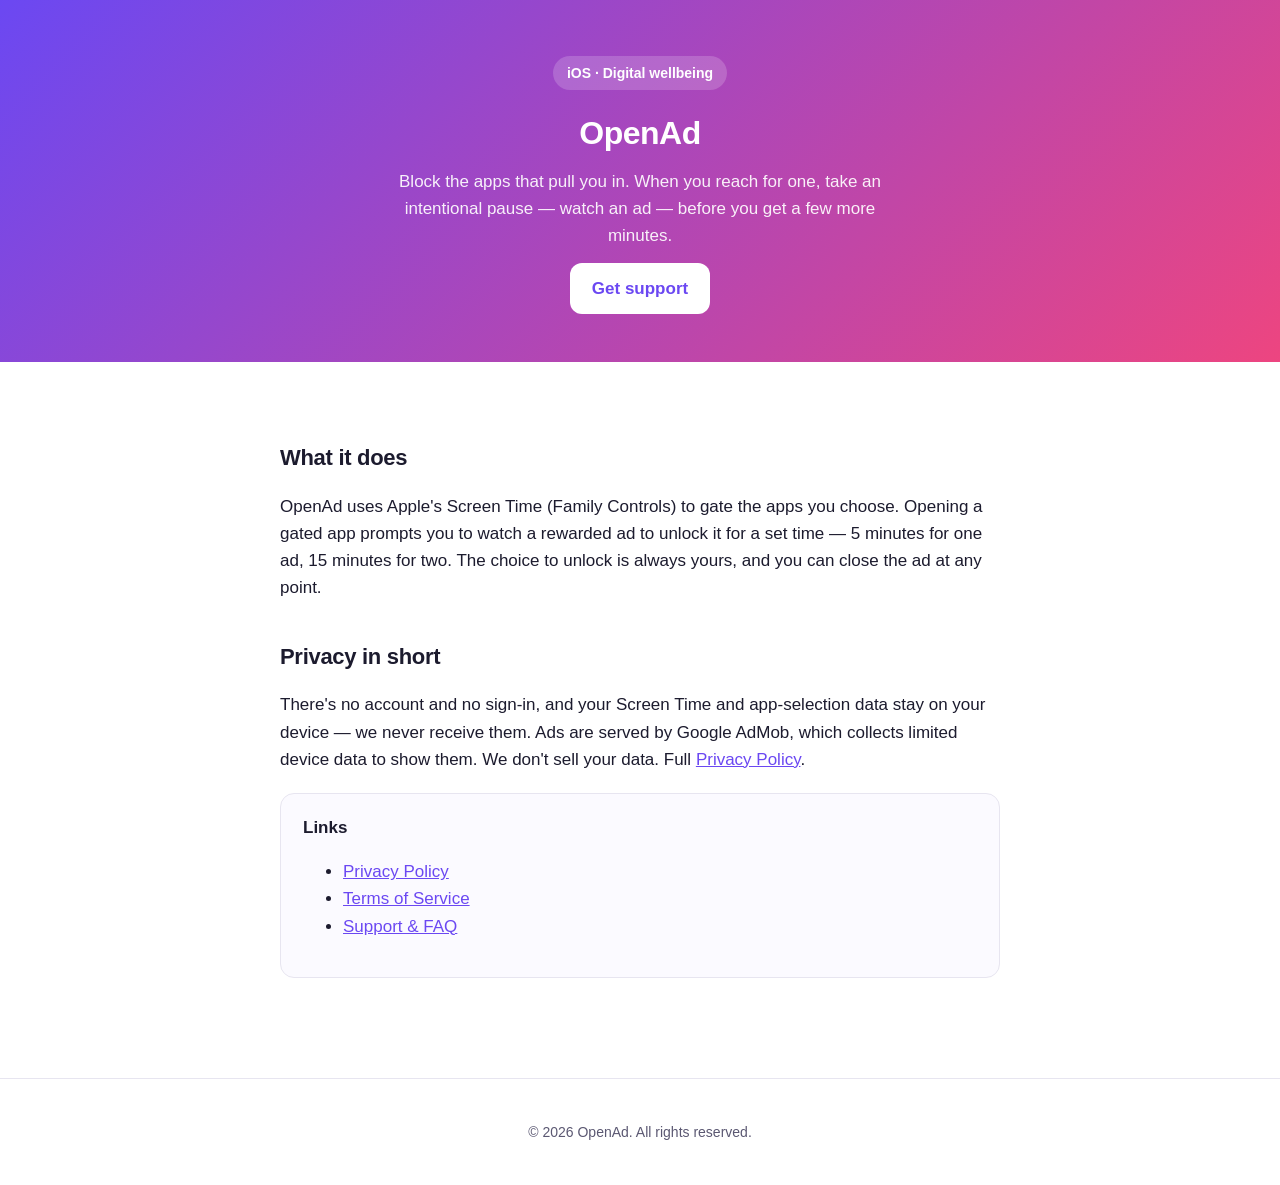
<file: index.html>
<!DOCTYPE html>
<html lang="en">
<head>
  <meta charset="utf-8">
  <meta name="viewport" content="width=device-width, initial-scale=1">
  <title>OpenAd</title>
  <meta name="description" content="OpenAd — take an intentional ad break before unlocking a blocked app.">
  <link rel="stylesheet" href="style.css">
</head>
<body>
  <header class="hero">
    <div class="badge">iOS · Digital wellbeing</div>
    <h1>OpenAd</h1>
    <p>Block the apps that pull you in. When you reach for one, take an intentional
       pause — watch an ad — before you get a few more minutes.</p>
    <a class="btn" href="support.html">Get support</a>
  </header>
  <main>
    <h2>What it does</h2>
    <p>OpenAd uses Apple's Screen Time (Family Controls) to gate the apps you choose.
       Opening a gated app prompts you to watch a rewarded ad to unlock it for a set
       time — 5 minutes for one ad, 15 minutes for two. The choice to unlock is
       always yours, and you can close the ad at any point.</p>

    <h2>Privacy in short</h2>
    <p>There's no account and no sign-in, and your Screen Time and app-selection data
       stay on your device — we never receive them. Ads are served by Google AdMob,
       which collects limited device data to show them. We don't sell your data. Full
       <a href="privacy.html">Privacy Policy</a>.</p>

    <div class="card">
      <strong>Links</strong>
      <ul>
        <li><a href="privacy.html">Privacy Policy</a></li>
        <li><a href="terms.html">Terms of Service</a></li>
        <li><a href="support.html">Support &amp; FAQ</a></li>
      </ul>
    </div>
  </main>
  <footer><p>© 2026 OpenAd. All rights reserved.</p></footer>
</body>
</html>
</file>
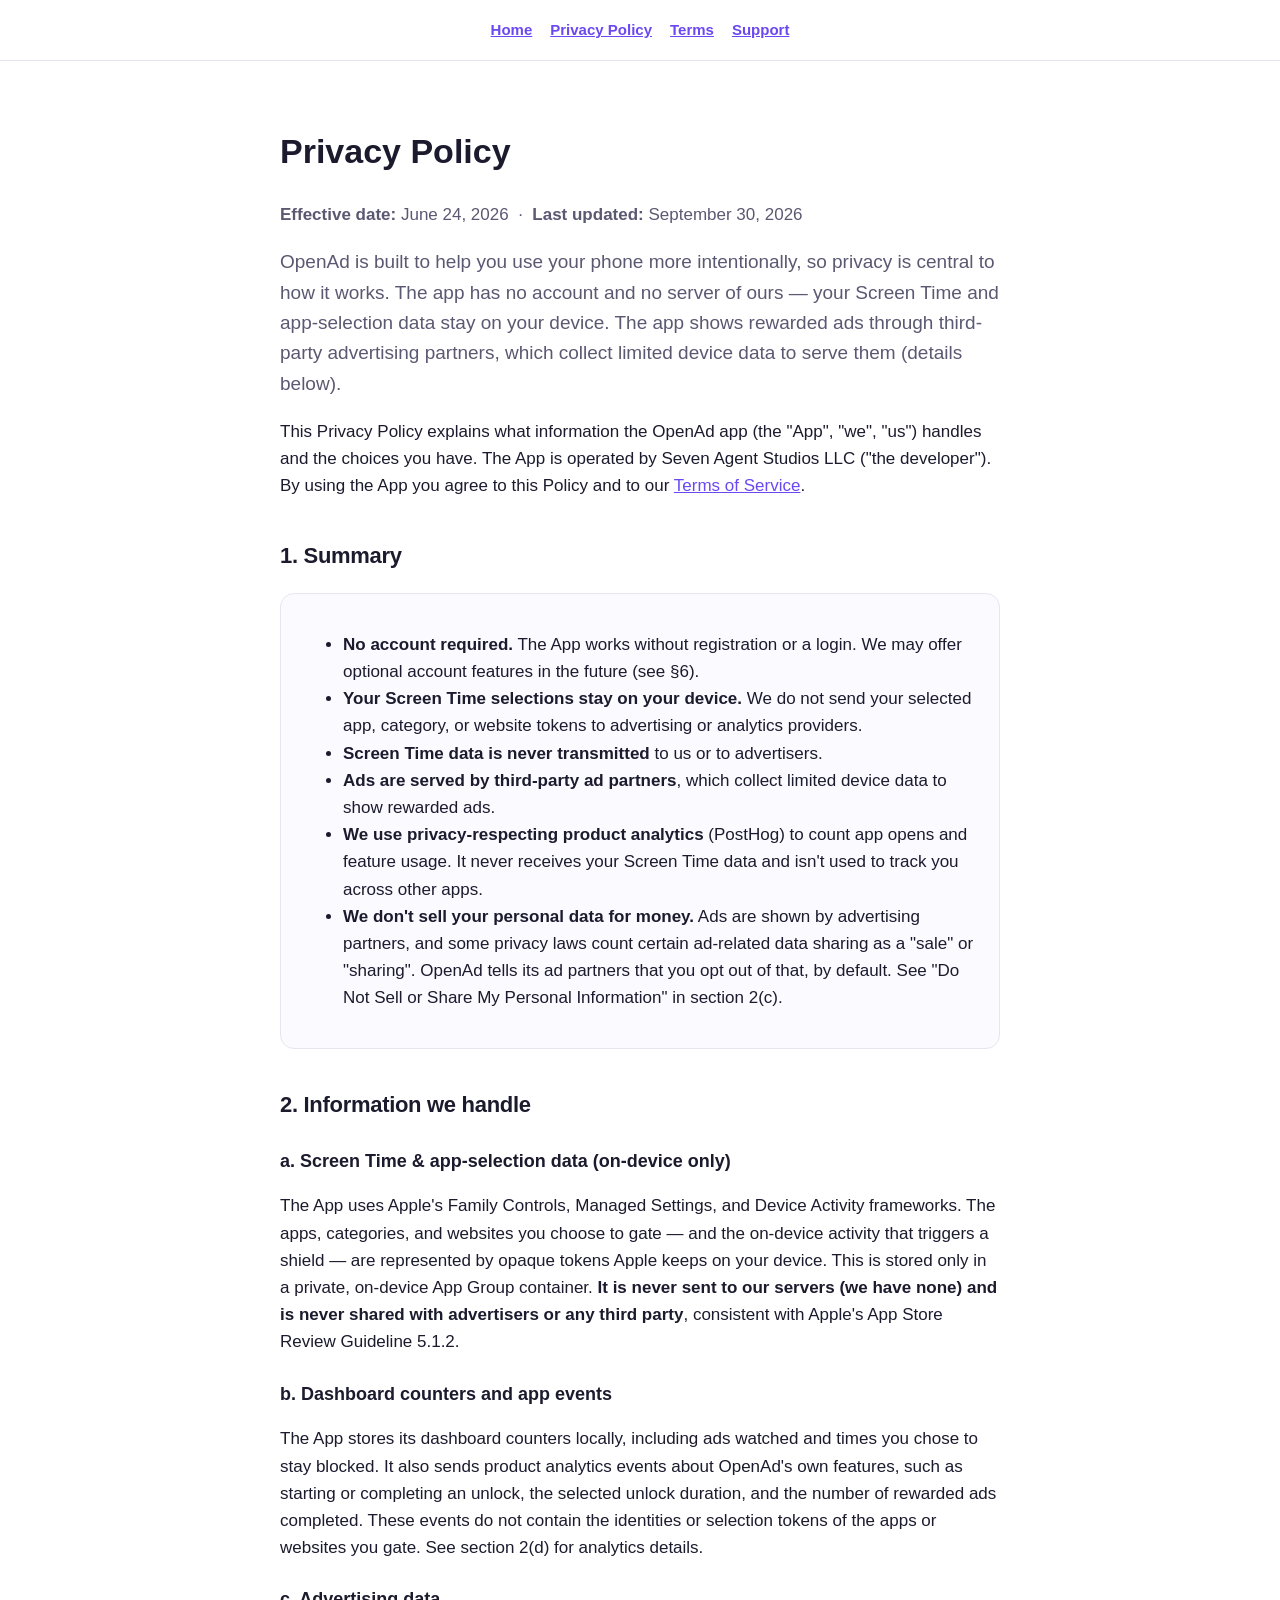
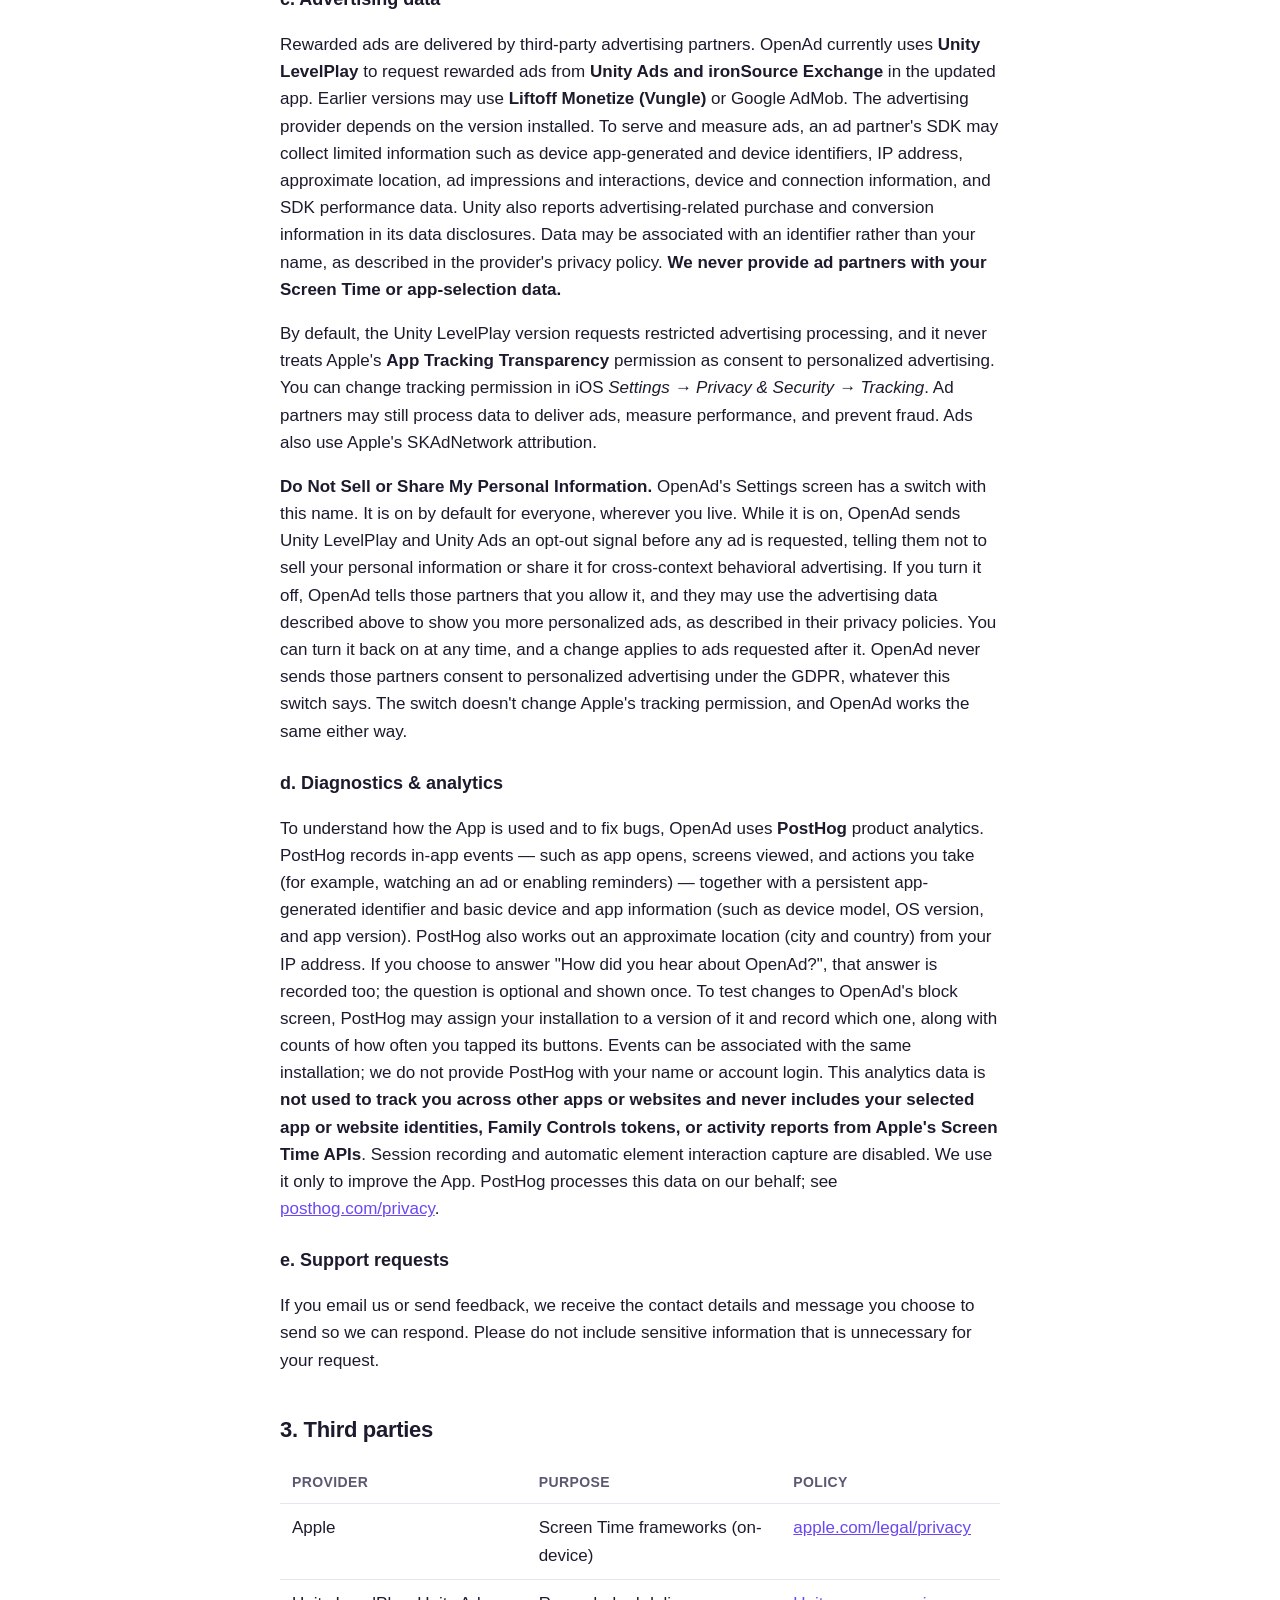
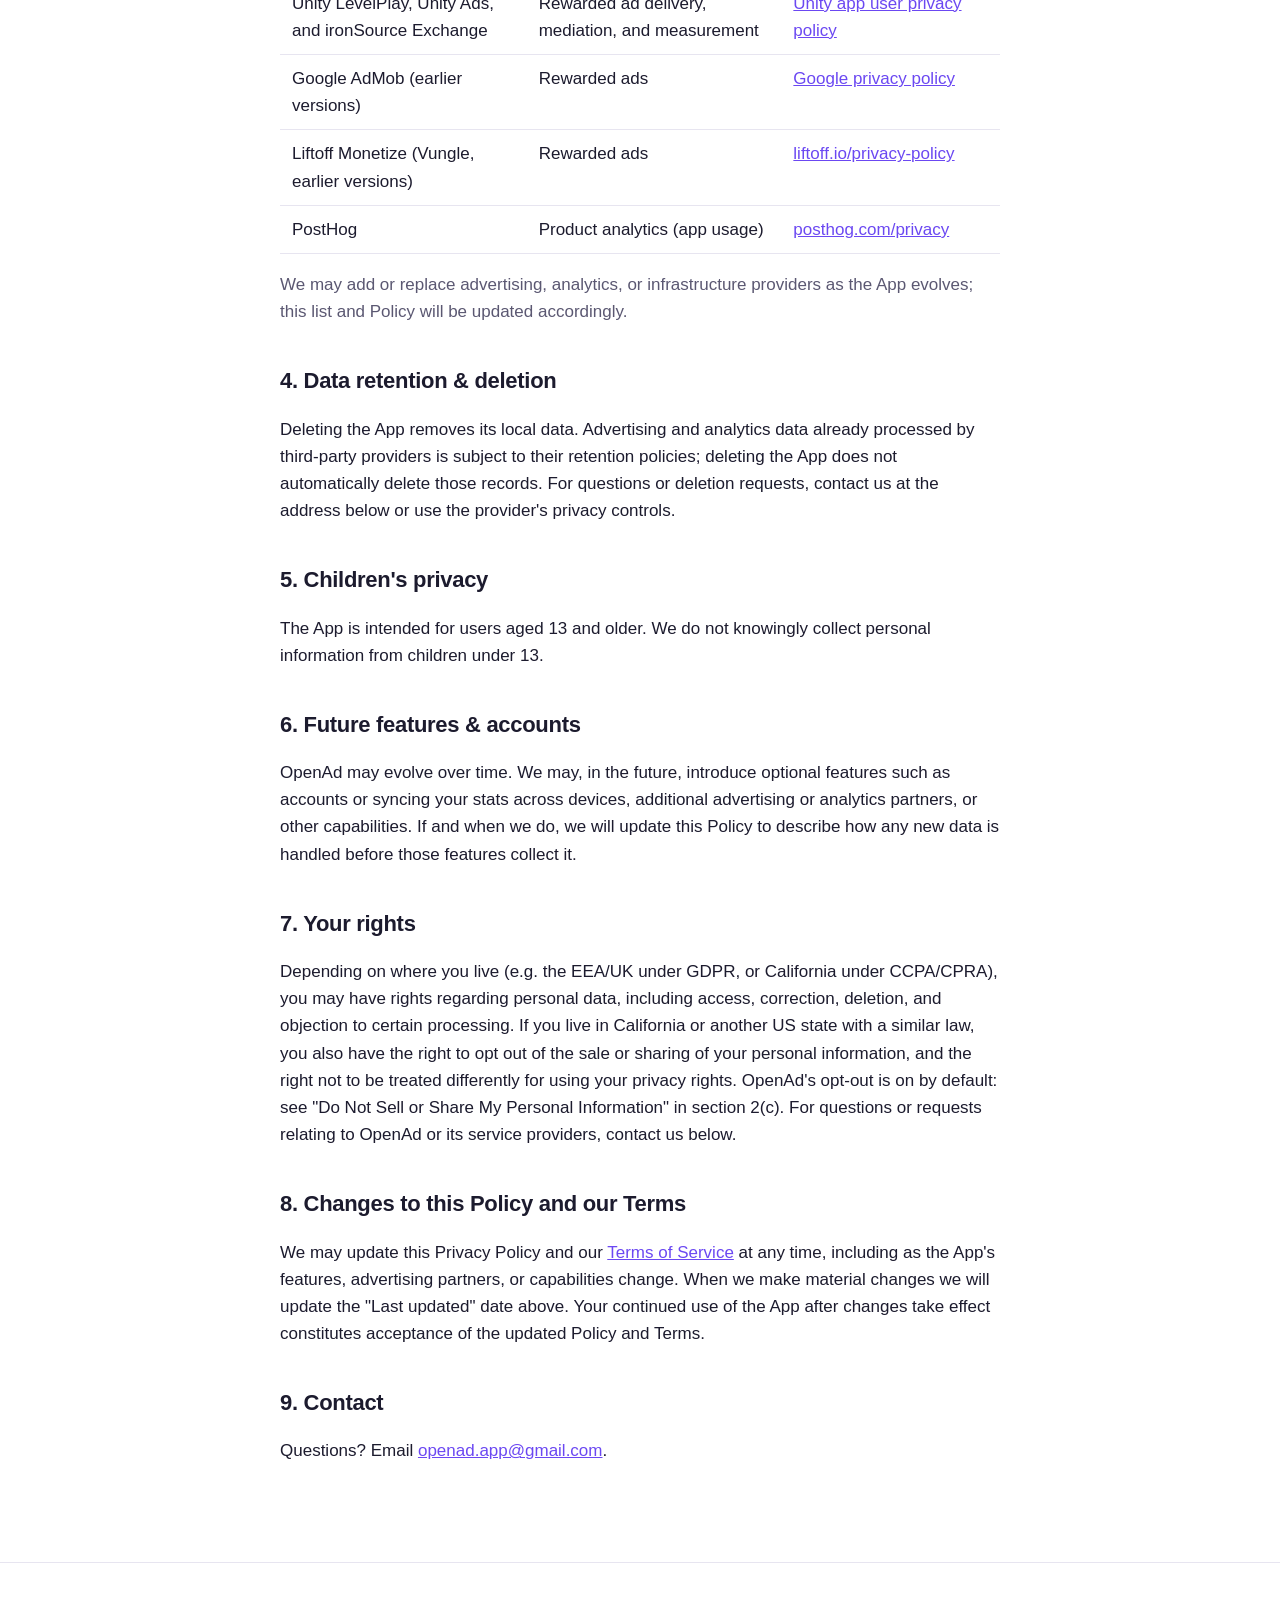
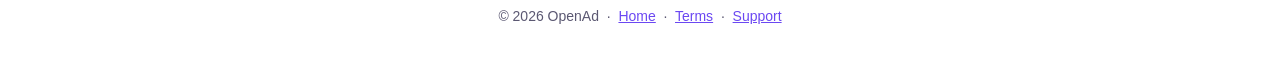
<file: privacy.html>
<!DOCTYPE html>
<html lang="en">
<head>
  <meta charset="utf-8">
  <meta name="viewport" content="width=device-width, initial-scale=1">
  <title>Privacy Policy · OpenAd</title>
  <meta name="description" content="Privacy Policy for the OpenAd iOS app.">
  <link rel="stylesheet" href="style.css">
</head>
<body>
  <nav class="nav">
    <a href="index.html">Home</a>
    <a href="privacy.html">Privacy Policy</a>
    <a href="terms.html">Terms</a>
    <a href="support.html">Support</a>
  </nav>
  <main>
    <h1>Privacy Policy</h1>
    <p class="muted"><strong>Effective date:</strong> June 24, 2026 &nbsp;·&nbsp; <strong>Last updated:</strong> September 30, 2026</p>

    <p class="lede">OpenAd is built to help you use your phone more intentionally, so
       privacy is central to how it works. The app has no account and no server of ours
       — your Screen Time and app-selection data stay on your device. The app shows
       rewarded ads through third-party advertising partners, which collect limited
       device data to serve them (details below).</p>

    <p>This Privacy Policy explains what information the OpenAd app (the "App", "we",
       "us") handles and the choices you have. The App is operated by Seven Agent Studios LLC ("the developer"). By using the App you agree to this Policy and to our
       <a href="terms.html">Terms of Service</a>.</p>

    <h2>1. Summary</h2>
    <div class="card">
      <ul>
        <li><strong>No account required.</strong> The App works without registration or
            a login. We may offer optional account features in the future (see §6).</li>
        <li><strong>Your Screen Time selections stay on your device.</strong> We do not
            send your selected app, category, or website tokens to advertising or analytics providers.</li>
        <li><strong>Screen Time data is never transmitted</strong> to us or to advertisers.</li>
        <li><strong>Ads are served by third-party ad partners</strong>, which collect
            limited device data to show rewarded ads.</li>
        <li><strong>We use privacy-respecting product analytics</strong> (PostHog) to count
            app opens and feature usage. It never receives your Screen Time data and isn't
            used to track you across other apps.</li>
        <li><strong>We don't sell your personal data for money.</strong> Ads are shown by advertising
            partners, and some privacy laws count certain ad-related data sharing as a "sale" or
            "sharing". OpenAd tells its ad partners that you opt out of that, by default. See
            "Do Not Sell or Share My Personal Information" in section 2(c).</li>
      </ul>
    </div>

    <h2>2. Information we handle</h2>

    <h3>a. Screen Time &amp; app-selection data (on-device only)</h3>
    <p>The App uses Apple's Family Controls, Managed Settings, and Device Activity
       frameworks. The apps, categories, and websites you choose to gate — and the
       on-device activity that triggers a shield — are represented by opaque tokens
       Apple keeps on your device. This is stored only in a private, on-device App
       Group container. <strong>It is never sent to our servers (we have none) and is
       never shared with advertisers or any third party</strong>, consistent with
       Apple's App Store Review Guideline 5.1.2.</p>

    <h3>b. Dashboard counters and app events</h3>
    <p>The App stores its dashboard counters locally, including ads watched and times
       you chose to stay blocked. It also sends product analytics events about OpenAd's
       own features, such as starting or completing an unlock, the selected unlock
       duration, and the number of rewarded ads completed. These events do not contain
       the identities or selection tokens of the apps or websites you gate. See section
       2(d) for analytics details.</p>

    <h3>c. Advertising data</h3>
    <p>Rewarded ads are delivered by third-party advertising partners. OpenAd currently
       uses <strong>Unity LevelPlay</strong> to request rewarded ads from <strong>Unity Ads
       and ironSource Exchange</strong> in the updated app. Earlier versions may use
       <strong>Liftoff Monetize (Vungle)</strong> or Google AdMob. The advertising
       provider depends on the version installed. To serve and
       measure ads, an ad partner's SDK may collect limited information such as device
       app-generated and device identifiers, IP address, approximate location,
       ad impressions and interactions, device and connection information, and SDK
       performance data. Unity also reports advertising-related purchase and conversion
       information in its data disclosures. Data may be associated with an identifier
       rather than your name, as described in the provider's privacy policy. <strong>We never provide ad partners with your
       Screen Time or app-selection data.</strong></p>
    <p>By default, the Unity LevelPlay version requests restricted advertising processing, and it
       never treats Apple's <strong>App Tracking Transparency</strong> permission as consent
       to personalized advertising. You can change tracking permission in iOS
       <em>Settings → Privacy &amp; Security → Tracking</em>. Ad partners may still process
       data to deliver ads, measure performance, and prevent fraud. Ads also use Apple's
       SKAdNetwork attribution.</p>
    <p><strong>Do Not Sell or Share My Personal Information.</strong> OpenAd's Settings screen
       has a switch with this name. It is on by default for everyone, wherever you live. While
       it is on, OpenAd sends Unity LevelPlay and Unity Ads an opt-out signal before any ad is
       requested, telling them not to sell your personal information or share it for
       cross-context behavioral advertising. If you turn it off, OpenAd tells those partners
       that you allow it, and they may use the advertising data described above to show you
       more personalized ads, as described in their privacy policies. You can turn it back on
       at any time, and a change applies to ads requested after it. OpenAd never sends those
       partners consent to personalized advertising under the GDPR, whatever this switch says.
       The switch doesn't change Apple's tracking permission, and OpenAd works the same either
       way.</p>

    <h3>d. Diagnostics &amp; analytics</h3>
    <p>To understand how the App is used and to fix bugs, OpenAd uses <strong>PostHog</strong>
       product analytics. PostHog records in-app events — such as app opens, screens viewed,
       and actions you take (for example, watching an ad or enabling reminders) — together
       with a persistent app-generated identifier and basic device and app information (such
       as device model, OS version, and app version). PostHog also works out an approximate
       location (city and country) from your IP address. If you choose to answer "How did you
       hear about OpenAd?", that answer is recorded too; the question is optional and shown
       once. To test changes to OpenAd's block screen, PostHog may assign your installation
       to a version of it and record which one, along with counts of how often you tapped
       its buttons. Events can be associated with the same installation; we do not provide PostHog with your name or account login. This analytics
       data is <strong>not used to track you across other apps or websites and never includes
       your selected app or website identities, Family Controls tokens, or activity reports
       from Apple's Screen Time APIs</strong>. Session recording and automatic element
       interaction capture are disabled. We use it only to improve the
       App. PostHog processes this data on our behalf; see
       <a href="https://posthog.com/privacy" rel="noopener">posthog.com/privacy</a>.</p>

    <h3>e. Support requests</h3>
    <p>If you email us or send feedback, we receive the contact details and message you
       choose to send so we can respond. Please do not include sensitive information
       that is unnecessary for your request.</p>

    <h2>3. Third parties</h2>
    <table>
      <thead><tr><th>Provider</th><th>Purpose</th><th>Policy</th></tr></thead>
      <tbody>
        <tr><td>Apple</td><td>Screen Time frameworks (on-device)</td>
            <td><a href="https://www.apple.com/legal/privacy/" rel="noopener">apple.com/legal/privacy</a></td></tr>
        <tr><td>Unity LevelPlay, Unity Ads, and ironSource Exchange</td><td>Rewarded ad delivery, mediation, and measurement</td>
            <td><a href="https://unity.com/legal/game-player-and-app-user-privacy-policy" rel="noopener">Unity app user privacy policy</a></td></tr>
        <tr><td>Google AdMob (earlier versions)</td><td>Rewarded ads</td>
            <td><a href="https://policies.google.com/privacy" rel="noopener">Google privacy policy</a></td></tr>
        <tr><td>Liftoff Monetize (Vungle, earlier versions)</td><td>Rewarded ads</td>
            <td><a href="https://liftoff.io/privacy-policy/" rel="noopener">liftoff.io/privacy-policy</a></td></tr>
        <tr><td>PostHog</td><td>Product analytics (app usage)</td>
            <td><a href="https://posthog.com/privacy" rel="noopener">posthog.com/privacy</a></td></tr>
      </tbody>
    </table>
    <p class="muted">We may add or replace advertising, analytics, or infrastructure
       providers as the App evolves; this list and Policy will be updated accordingly.</p>

    <h2>4. Data retention &amp; deletion</h2>
    <p>Deleting the App removes its local data. Advertising and analytics data already
       processed by third-party providers is subject to their retention policies;
       deleting the App does not automatically delete those records. For questions or
       deletion requests, contact us at the address below or use the provider's privacy
       controls.</p>

    <h2>5. Children's privacy</h2>
    <p>The App is intended for users aged 13 and older. We do not knowingly collect
       personal information from children under 13.</p>

    <h2>6. Future features &amp; accounts</h2>
    <p>OpenAd may evolve over time. We may, in the future, introduce optional features
       such as accounts or syncing your stats across devices, additional advertising or
       analytics partners, or other capabilities. If and when we do, we will update this
       Policy to describe how any new data is handled before those features collect it.</p>

    <h2>7. Your rights</h2>
    <p>Depending on where you live (e.g. the EEA/UK under GDPR, or California under
       CCPA/CPRA), you may have rights regarding personal data, including access,
       correction, deletion, and objection to certain processing. If you live in California or
       another US state with a similar law, you also have the right to opt out of the sale or
       sharing of your personal information, and the right not to be treated differently for
       using your privacy rights. OpenAd's opt-out is on by default: see "Do Not Sell or Share
       My Personal Information" in section 2(c). For questions or
       requests relating to OpenAd or its service providers, contact us below.</p>

    <h2>8. Changes to this Policy and our Terms</h2>
    <p>We may update this Privacy Policy and our <a href="terms.html">Terms of Service</a>
       at any time, including as the App's features, advertising partners, or
       capabilities change. When we make material changes we will update the "Last
       updated" date above. Your continued use of the App after changes take effect
       constitutes acceptance of the updated Policy and Terms.</p>

    <h2>9. Contact</h2>
    <p>Questions? Email <a href="mailto:openad.app@gmail.com">openad.app@gmail.com</a>.</p>
  </main>
  <footer><p>© 2026 OpenAd &nbsp;·&nbsp; <a href="index.html">Home</a> &nbsp;·&nbsp; <a href="terms.html">Terms</a> &nbsp;·&nbsp; <a href="support.html">Support</a></p></footer>
</body>
</html>
</file>
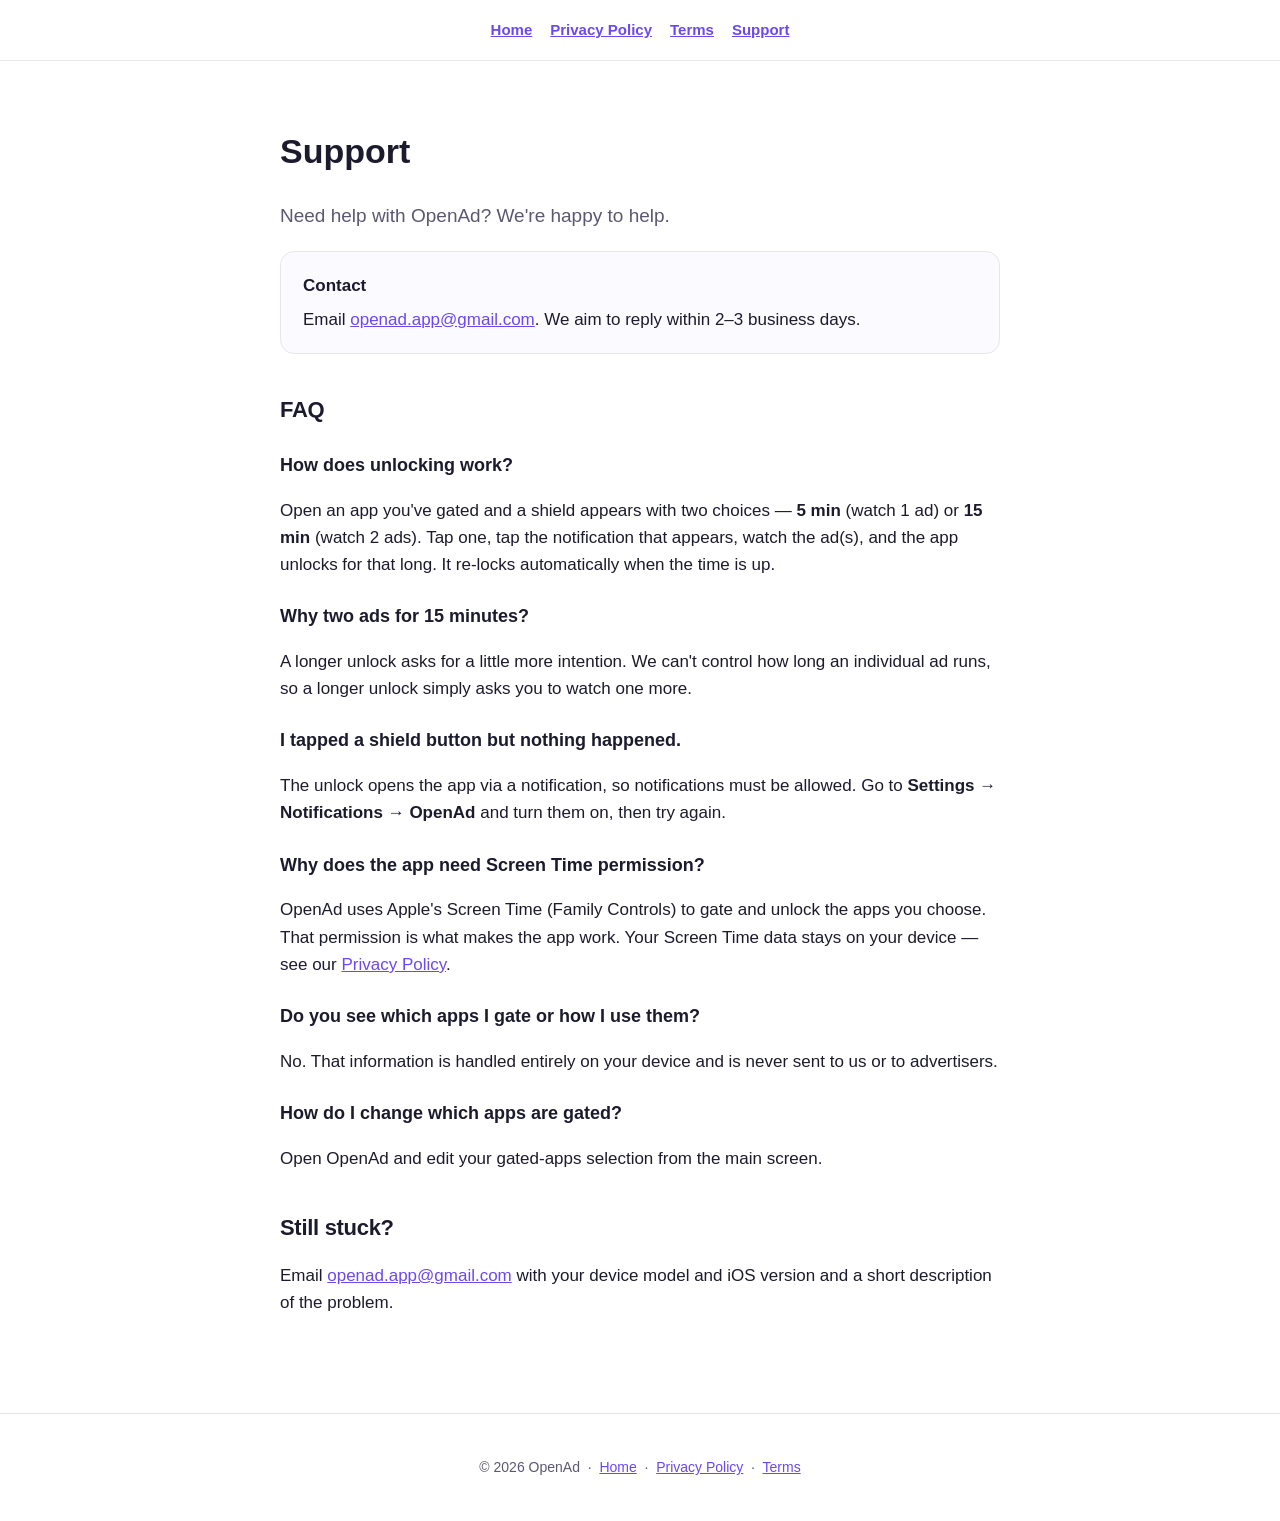
<file: support.html>
<!DOCTYPE html>
<html lang="en">
<head>
  <meta charset="utf-8">
  <meta name="viewport" content="width=device-width, initial-scale=1">
  <title>Support · OpenAd</title>
  <meta name="description" content="Support and FAQ for the OpenAd iOS app.">
  <link rel="stylesheet" href="style.css">
</head>
<body>
  <nav class="nav">
    <a href="index.html">Home</a>
    <a href="privacy.html">Privacy Policy</a>
    <a href="terms.html">Terms</a>
    <a href="support.html">Support</a>
  </nav>
  <main>
    <h1>Support</h1>
    <p class="lede">Need help with OpenAd? We're happy to help.</p>

    <div class="card">
      <strong>Contact</strong>
      <p style="margin:6px 0 0">Email <a href="mailto:openad.app@gmail.com">openad.app@gmail.com</a>.
        We aim to reply within 2&ndash;3 business days.</p>
    </div>

    <h2>FAQ</h2>

    <h3>How does unlocking work?</h3>
    <p>Open an app you've gated and a shield appears with two choices — <strong>5 min</strong>
       (watch 1 ad) or <strong>15 min</strong> (watch 2 ads). Tap one, tap the
       notification that appears, watch the ad(s), and the app unlocks for that long.
       It re-locks automatically when the time is up.</p>

    <h3>Why two ads for 15 minutes?</h3>
    <p>A longer unlock asks for a little more intention. We can't control how long an
       individual ad runs, so a longer unlock simply asks you to watch one more.</p>

    <h3>I tapped a shield button but nothing happened.</h3>
    <p>The unlock opens the app via a notification, so notifications must be allowed.
       Go to <strong>Settings → Notifications → OpenAd</strong> and turn them on, then
       try again.</p>

    <h3>Why does the app need Screen Time permission?</h3>
    <p>OpenAd uses Apple's Screen Time (Family Controls) to gate and unlock the apps you
       choose. That permission is what makes the app work. Your Screen Time data stays
       on your device — see our <a href="privacy.html">Privacy Policy</a>.</p>

    <h3>Do you see which apps I gate or how I use them?</h3>
    <p>No. That information is handled entirely on your device and is never sent to us or
       to advertisers.</p>

    <h3>How do I change which apps are gated?</h3>
    <p>Open OpenAd and edit your gated-apps selection from the main screen.</p>

    <h2>Still stuck?</h2>
    <p>Email <a href="mailto:openad.app@gmail.com">openad.app@gmail.com</a> with your
       device model and iOS version and a short description of the problem.</p>
  </main>
  <footer><p>© 2026 OpenAd &nbsp;·&nbsp; <a href="index.html">Home</a> &nbsp;·&nbsp; <a href="privacy.html">Privacy Policy</a> &nbsp;·&nbsp; <a href="terms.html">Terms</a></p></footer>
</body>
</html>
</file>
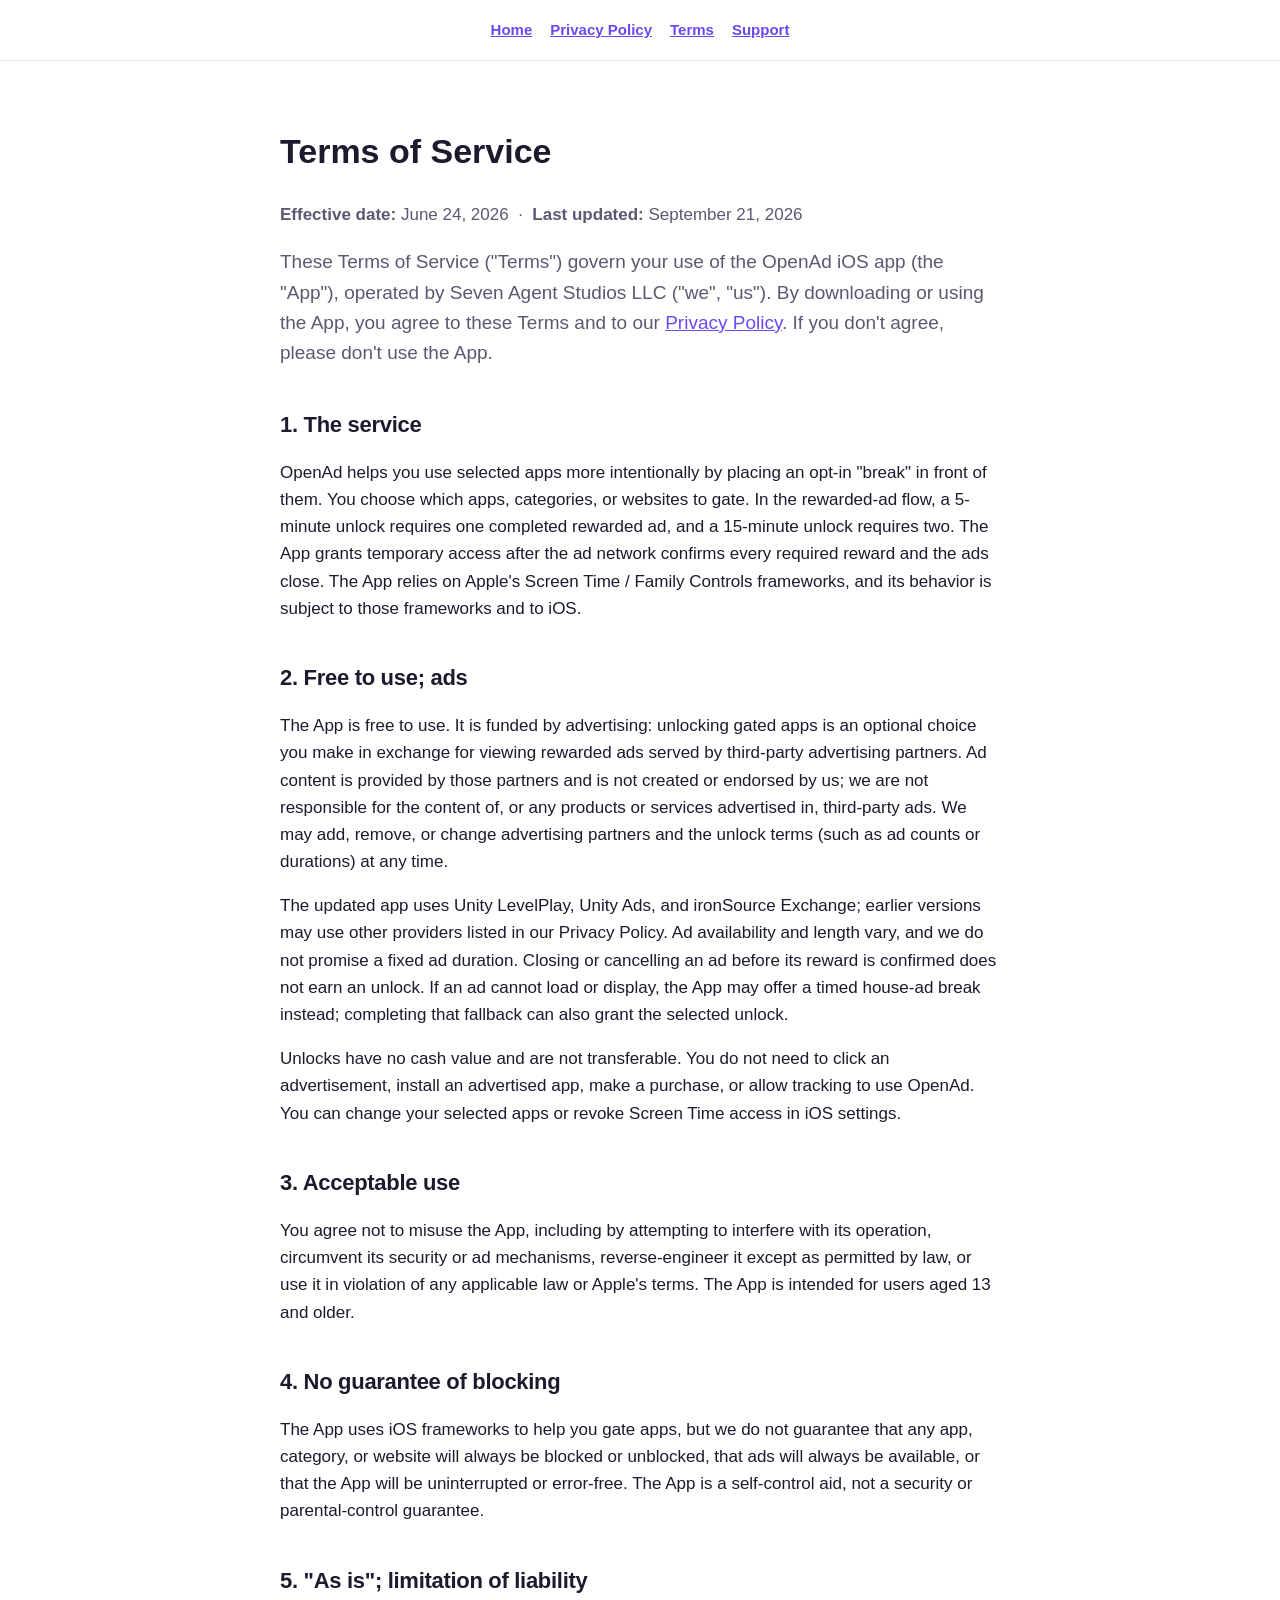
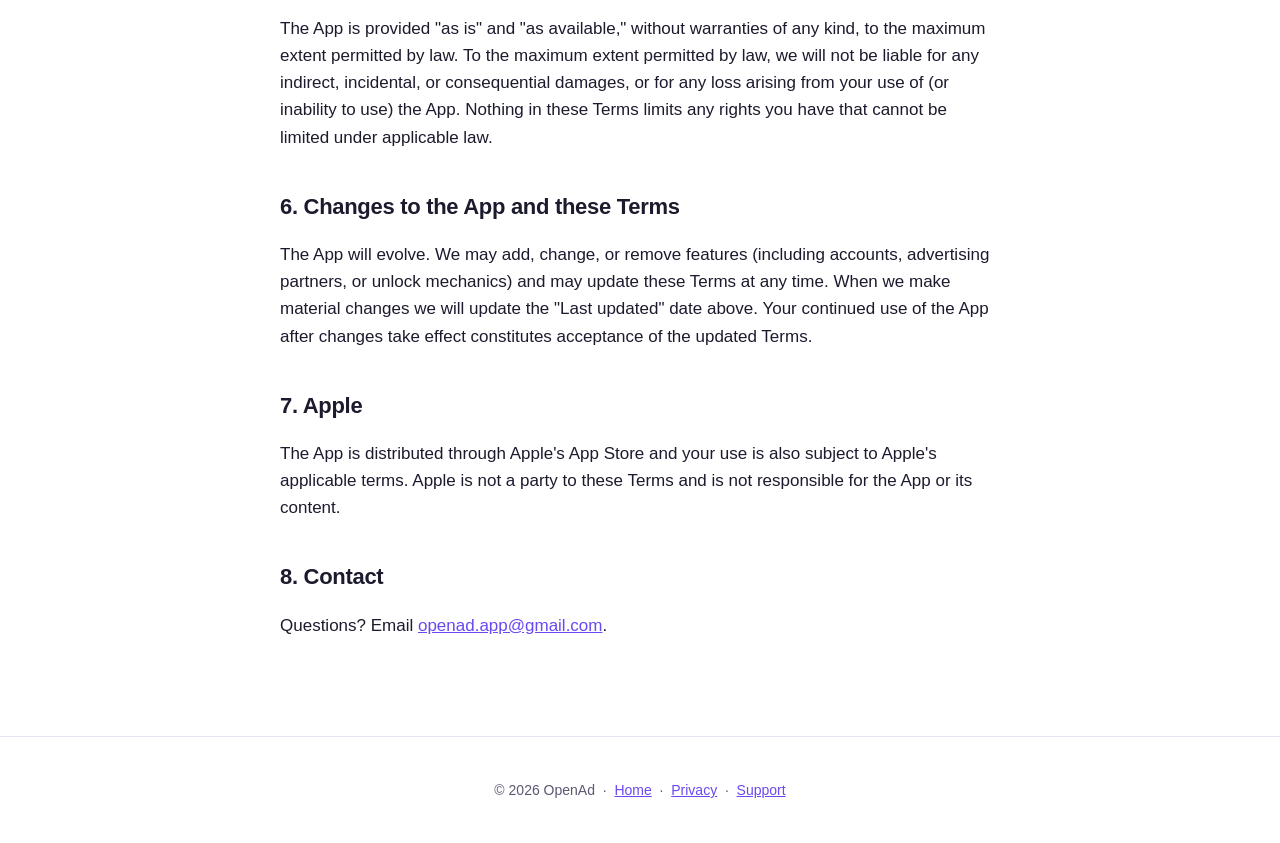
<file: terms.html>
<!DOCTYPE html>
<html lang="en">
<head>
  <meta charset="utf-8">
  <meta name="viewport" content="width=device-width, initial-scale=1">
  <title>Terms of Service · OpenAd</title>
  <meta name="description" content="Terms of Service for the OpenAd iOS app.">
  <link rel="stylesheet" href="style.css">
</head>
<body>
  <nav class="nav">
    <a href="index.html">Home</a>
    <a href="privacy.html">Privacy Policy</a>
    <a href="terms.html">Terms</a>
    <a href="support.html">Support</a>
  </nav>
  <main>
    <h1>Terms of Service</h1>
    <p class="muted"><strong>Effective date:</strong> June 24, 2026 &nbsp;·&nbsp; <strong>Last updated:</strong> September 21, 2026</p>

    <p class="lede">These Terms of Service ("Terms") govern your use of the OpenAd iOS
       app (the "App"), operated by Seven Agent Studios LLC ("we", "us"). By downloading or using the
       App, you agree to these Terms and to our <a href="privacy.html">Privacy Policy</a>.
       If you don't agree, please don't use the App.</p>

    <h2>1. The service</h2>
    <p>OpenAd helps you use selected apps more intentionally by placing an
       opt-in "break" in front of them. You choose which apps, categories, or websites
       to gate. In the rewarded-ad flow, a 5-minute unlock requires one completed
       rewarded ad, and a 15-minute unlock requires two. The App grants temporary
       access after the ad network confirms every required reward and the ads close. The App relies on Apple's
       Screen Time / Family Controls frameworks, and its behavior is subject to those
       frameworks and to iOS.</p>

    <h2>2. Free to use; ads</h2>
    <p>The App is free to use. It is funded by advertising: unlocking gated apps is an
       optional choice you make in exchange for viewing rewarded ads served by
       third-party advertising partners. Ad content is provided by those partners and is
       not created or endorsed by us; we are not responsible for the content of, or any
       products or services advertised in, third-party ads. We may add, remove, or change
       advertising partners and the unlock terms (such as ad counts or durations) at any
       time.</p>
    <p>The updated app uses Unity LevelPlay, Unity Ads, and ironSource Exchange;
       earlier versions may use other providers listed in our Privacy Policy.
       Ad availability and length vary, and we do not promise a fixed ad duration.
       Closing or cancelling an ad before its reward is confirmed does not earn an
       unlock. If an ad cannot load or display, the App may offer a timed house-ad
       break instead; completing that fallback can also grant the selected unlock.</p>
    <p>Unlocks have no cash value and are not transferable. You do not need to click an
       advertisement, install an advertised app, make a purchase, or allow tracking to
       use OpenAd. You can change your selected apps or revoke Screen Time access in
       iOS settings.</p>

    <h2>3. Acceptable use</h2>
    <p>You agree not to misuse the App, including by attempting to interfere with its
       operation, circumvent its security or ad mechanisms, reverse-engineer it except as
       permitted by law, or use it in violation of any applicable law or Apple's terms.
       The App is intended for users aged 13 and older.</p>

    <h2>4. No guarantee of blocking</h2>
    <p>The App uses iOS frameworks to help you gate apps, but we do not guarantee that any
       app, category, or website will always be blocked or unblocked, that ads will always
       be available, or that the App will be uninterrupted or error-free. The App is a
       self-control aid, not a security or parental-control guarantee.</p>

    <h2>5. "As is"; limitation of liability</h2>
    <p>The App is provided "as is" and "as available," without warranties of any kind, to
       the maximum extent permitted by law. To the maximum extent permitted by law, we
       will not be liable for any indirect, incidental, or consequential damages, or for
       any loss arising from your use of (or inability to use) the App. Nothing in these
       Terms limits any rights you have that cannot be limited under applicable law.</p>

    <h2>6. Changes to the App and these Terms</h2>
    <p>The App will evolve. We may add, change, or remove features (including accounts,
       advertising partners, or unlock mechanics) and may update these Terms at any time.
       When we make material changes we will update the "Last updated" date above. Your
       continued use of the App after changes take effect constitutes acceptance of the
       updated Terms.</p>

    <h2>7. Apple</h2>
    <p>The App is distributed through Apple's App Store and your use is also subject to
       Apple's applicable terms. Apple is not a party to these Terms and is not
       responsible for the App or its content.</p>

    <h2>8. Contact</h2>
    <p>Questions? Email <a href="mailto:openad.app@gmail.com">openad.app@gmail.com</a>.</p>
  </main>
  <footer><p>© 2026 OpenAd &nbsp;·&nbsp; <a href="index.html">Home</a> &nbsp;·&nbsp; <a href="privacy.html">Privacy</a> &nbsp;·&nbsp; <a href="support.html">Support</a></p></footer>
</body>
</html>
</file>
<file: style.css>
:root {
  --card: #ffffff;
  --ink: #1c1b2e;
  --muted: #5b5872;
  --purple: #6b48f2;
  --pink: #ed4580;
  --border: #e7e5f0;
  --maxw: 760px;
}
* { box-sizing: border-box; }
html { -webkit-text-size-adjust: 100%; }
body {
  margin: 0;
  font-family: -apple-system, BlinkMacSystemFont, "Segoe UI", Roboto, Helvetica, Arial, sans-serif;
  color: var(--ink);
  background: var(--card);
  line-height: 1.6;
  font-size: 17px;
}
a { color: var(--purple); }
.hero {
  background: linear-gradient(135deg, #6b48f2 0%, #ed4580 100%);
  color: #fff;
  padding: 56px 20px 48px;
  text-align: center;
}
.hero h1 { margin: 0 0 8px; font-size: 32px; letter-spacing: -0.5px; }
.hero p { margin: 0 auto; max-width: 520px; opacity: 0.92; }
.badge {
  display: inline-block; margin-bottom: 18px; padding: 6px 14px;
  background: rgba(255,255,255,0.18); border-radius: 999px;
  font-size: 14px; font-weight: 600;
}
main { max-width: var(--maxw); margin: 0 auto; padding: 40px 20px 80px; }
h2 { font-size: 22px; margin: 38px 0 10px; letter-spacing: -0.3px; }
h3 { font-size: 18px; margin: 24px 0 6px; }
.muted { color: var(--muted); }
.lede { font-size: 19px; color: var(--muted); }
.card {
  border: 1px solid var(--border); border-radius: 14px;
  padding: 20px 22px; margin: 20px 0; background: #fbfaff;
}
.nav {
  display: flex; gap: 18px; justify-content: center; flex-wrap: wrap;
  padding: 18px 20px; border-bottom: 1px solid var(--border);
  font-weight: 600; font-size: 15px;
}
table { width: 100%; border-collapse: collapse; margin: 14px 0; }
th, td { text-align: left; padding: 10px 12px; border-bottom: 1px solid var(--border); vertical-align: top; }
th { font-size: 14px; text-transform: uppercase; letter-spacing: 0.4px; color: var(--muted); }
footer { border-top: 1px solid var(--border); padding: 28px 20px; text-align: center; color: var(--muted); font-size: 14px; }
.btn {
  display: inline-block; margin-top: 14px; padding: 12px 22px;
  background: #fff; color: var(--purple); text-decoration: none;
  border-radius: 12px; font-weight: 700;
}
</file>
